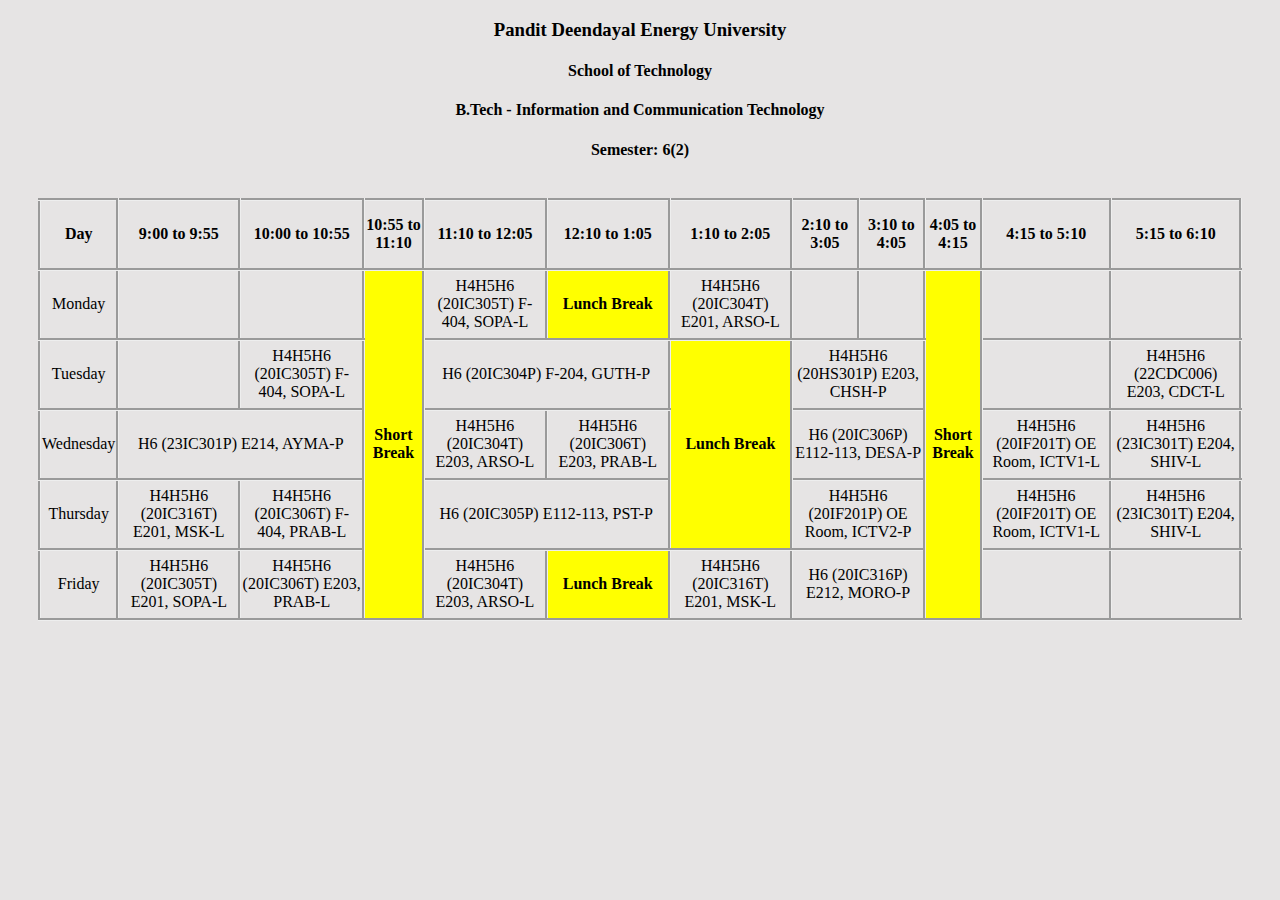
<file: Exp-2/index.html>
<!DOCTYPE html>
<html lang="en">
<head>
    <meta charset="UTF-8">
    <meta name="viewport" content="width=device-width, initial-scale=1.0">
    <title>Document</title>
    <link rel="stylesheet" href="style.css">
</head>
<body>
    <center>
        <h3>Pandit Deendayal Energy University</h3>
        <h4>School of Technology</h4>
        <h4>B.Tech - Information and Communication Technology</h4>
        <h4>Semester: 6(2)</h4>
        <br>
        <table>
            <tr>
                <th>Day</th>
                <th>9:00 to 9:55</th>
                <th>10:00 to 10:55</th>
                <th>10:55 to 11:10</th>
                <th>11:10 to 12:05</th>
                <th>12:10 to 1:05</th>
                <th>1:10 to 2:05</th>
                <th>2:10 to 3:05</th>
                <th>3:10 to 4:05</th>
                <th>4:05 to 4:15</th>
                <th>4:15 to 5:10</th>
                <th>5:15 to 6:10</th>
            </tr>
            <tr>
                <td>Monday</td>
                <td></td>
                <td></td>
                <td rowspan="5" bgcolor="yellow"><b>Short Break</b></td>
                <td>H4H5H6 (20IC305T) F-404, SOPA-L</td>
                <td bgcolor="yellow"><b>Lunch Break</b></td>
                <td>H4H5H6 (20IC304T) E201, ARSO-L</td>
                <td></td>
                <td></td>
                <td rowspan="5" bgcolor="yellow"><b>Short Break</b></td>
                <td></td>
                <td></td>
            </tr>
            <tr>
                <td>Tuesday</td>
                <td></td>
                <td>H4H5H6 (20IC305T) F-404, SOPA-L</td>
                <td colspan="2">H6 (20IC304P) F-204, GUTH-P</td>
                <td rowspan="3" bgcolor="yellow"><b>Lunch Break</b></td>
                <td colspan="2">H4H5H6 (20HS301P) E203, CHSH-P</td>
                <td></td>
                <td>H4H5H6 (22CDC006) E203, CDCT-L</td>
            </tr>
            <tr>
                <td>Wednesday</td>
                <td colspan="2">H6 (23IC301P) E214, AYMA-P</td>
                <td>H4H5H6 (20IC304T) E203, ARSO-L</td>
                <td>H4H5H6 (20IC306T) E203, PRAB-L</td>
                <td colspan="2">H6 (20IC306P) E112-113, DESA-P</td>
                <td>H4H5H6 (20IF201T) OE Room, ICTV1-L</td>
                <td>H4H5H6 (23IC301T) E204, SHIV-L</td>
            </tr>
            <tr>
                <td>Thursday</td>
                <td>H4H5H6 (20IC316T) E201, MSK-L</td>
                <td>H4H5H6 (20IC306T) F-404, PRAB-L</td>
                <td colspan="2">H6 (20IC305P) E112-113, PST-P</td>
                <td colspan="2">H4H5H6 (20IF201P) OE Room, ICTV2-P</td>
                <td>H4H5H6 (20IF201T) OE Room, ICTV1-L</td>
                <td>H4H5H6 (23IC301T) E204, SHIV-L</td>
            </tr>
            <tr>
                <td>Friday</td>
                <td>H4H5H6 (20IC305T) E201, SOPA-L</td>
                <td>H4H5H6 (20IC306T) E203, PRAB-L</td>
                <td>H4H5H6 (20IC304T) E203, ARSO-L</td>
                <td bgcolor="yellow"><b>Lunch Break</b></td>
                <td>H4H5H6 (20IC316T) E201, MSK-L</td>
                <td colspan="2">H6 (20IC316P) E212, MORO-P</td>
                <td></td>
                <td></td>
            </tr>
        </table>
    </center>
</body>
</html>
</file>
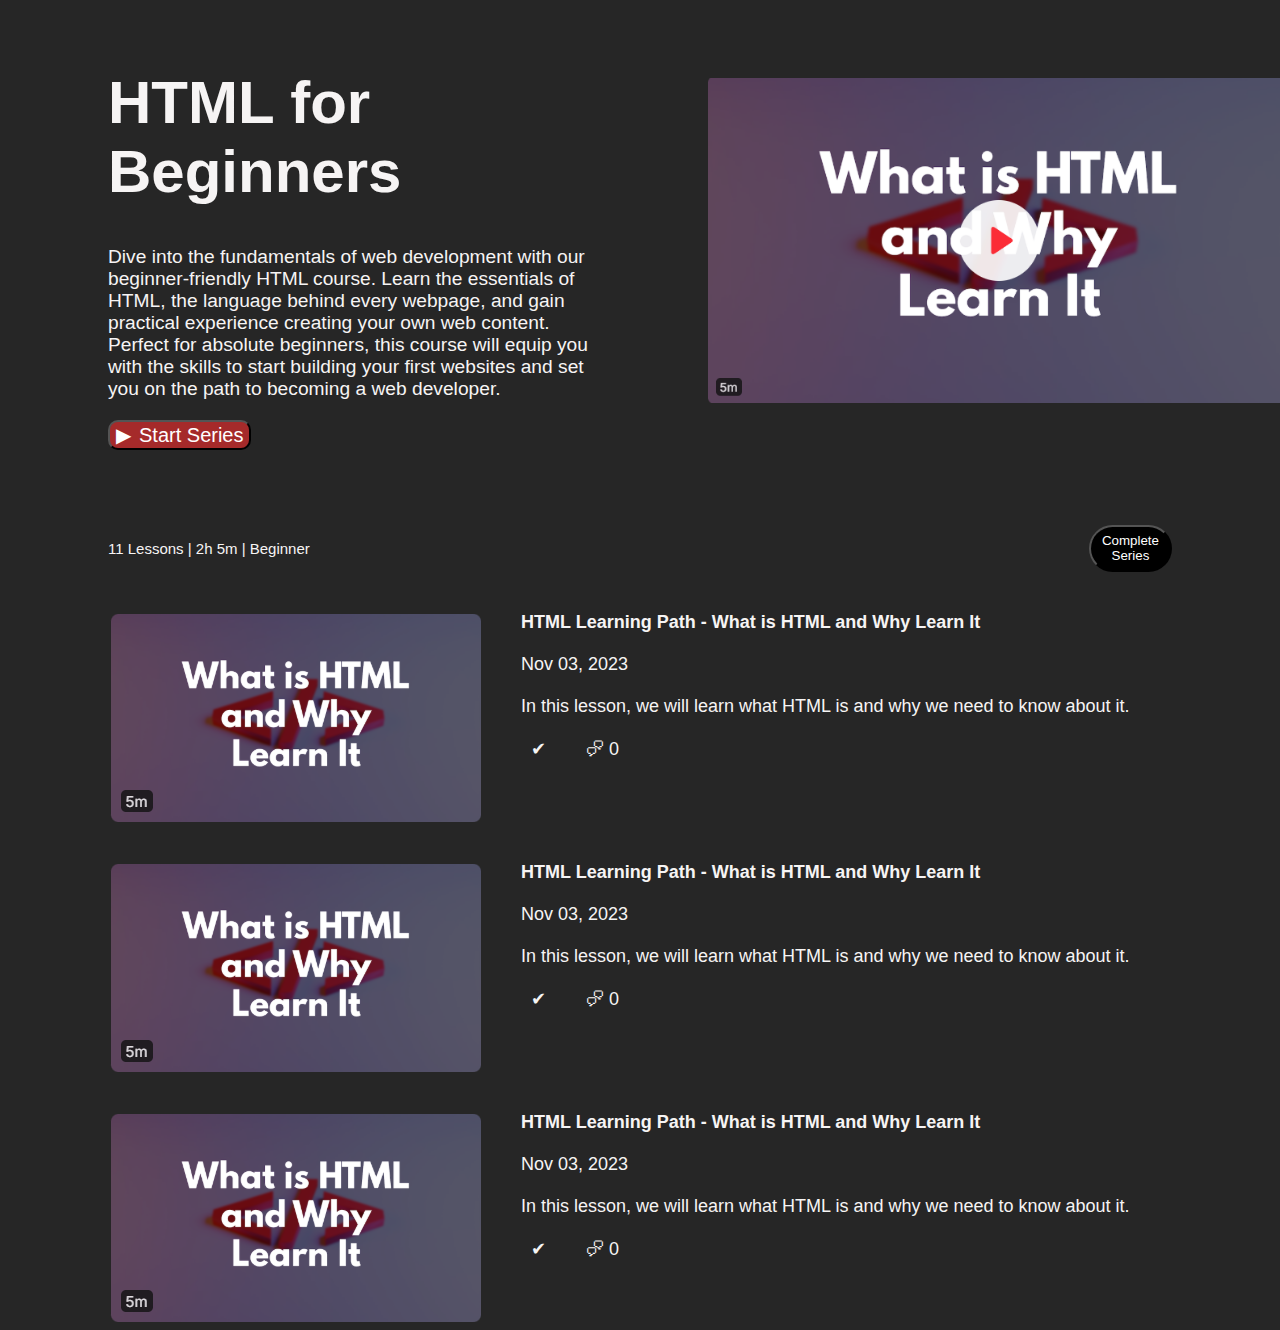
<file: Exp-3/index.html>
<!DOCTYPE html>
<html lang="en">
<head>
    <meta charset="UTF-8">
    <meta name="viewport" content="width=device-width, initial-scale=1.0">
    <title>Document</title>
    <link rel="stylesheet" href="style.css">
</head>
<body>
    <div class="container">
        <div class="text-content">
            <h1>HTML for Beginners</h1>
            <p>Dive into the fundamentals of web development with our beginner-friendly HTML course. Learn the essentials of HTML, the language behind every webpage, and gain practical experience creating your own web content. Perfect for absolute beginners, this course will equip you with the skills to start building your first websites and set you on the path to becoming a web developer.</p>
            <button>Start Series</button>
        </div>
        <div class="image-content">
            <img src="./image.png" alt="HTML and Why Learn It">
        </div>
    </div>
    <div class = "A">
    <p>11 Lessons | 2h 5m | Beginner</p>
    <button>Complete Series</button>
    </div>
    <div class="box">
        <img src="./img2.png" alt="nothing">
        <pre><b>HTML Learning Path - What is HTML and Why Learn It</b>

Nov 03, 2023

In this lesson, we will learn what HTML is and why we need to know about it.

  &#10004;        &#x1F5EA; 0
        </pre>
    </div>
    <div class="box">
        <img src="./img2.png" alt="nothing">
        <pre><b>HTML Learning Path - What is HTML and Why Learn It</b>

Nov 03, 2023

In this lesson, we will learn what HTML is and why we need to know about it.

  &#10004;        &#x1F5EA; 0
        </pre>
    </div>
    <div class="box">
        <img src="./img2.png" alt="nothing">
        <pre><b>HTML Learning Path - What is HTML and Why Learn It</b>

Nov 03, 2023

In this lesson, we will learn what HTML is and why we need to know about it.

  &#10004;        &#x1F5EA; 0
        </pre>
    </div>
</body>
</html>
</file>
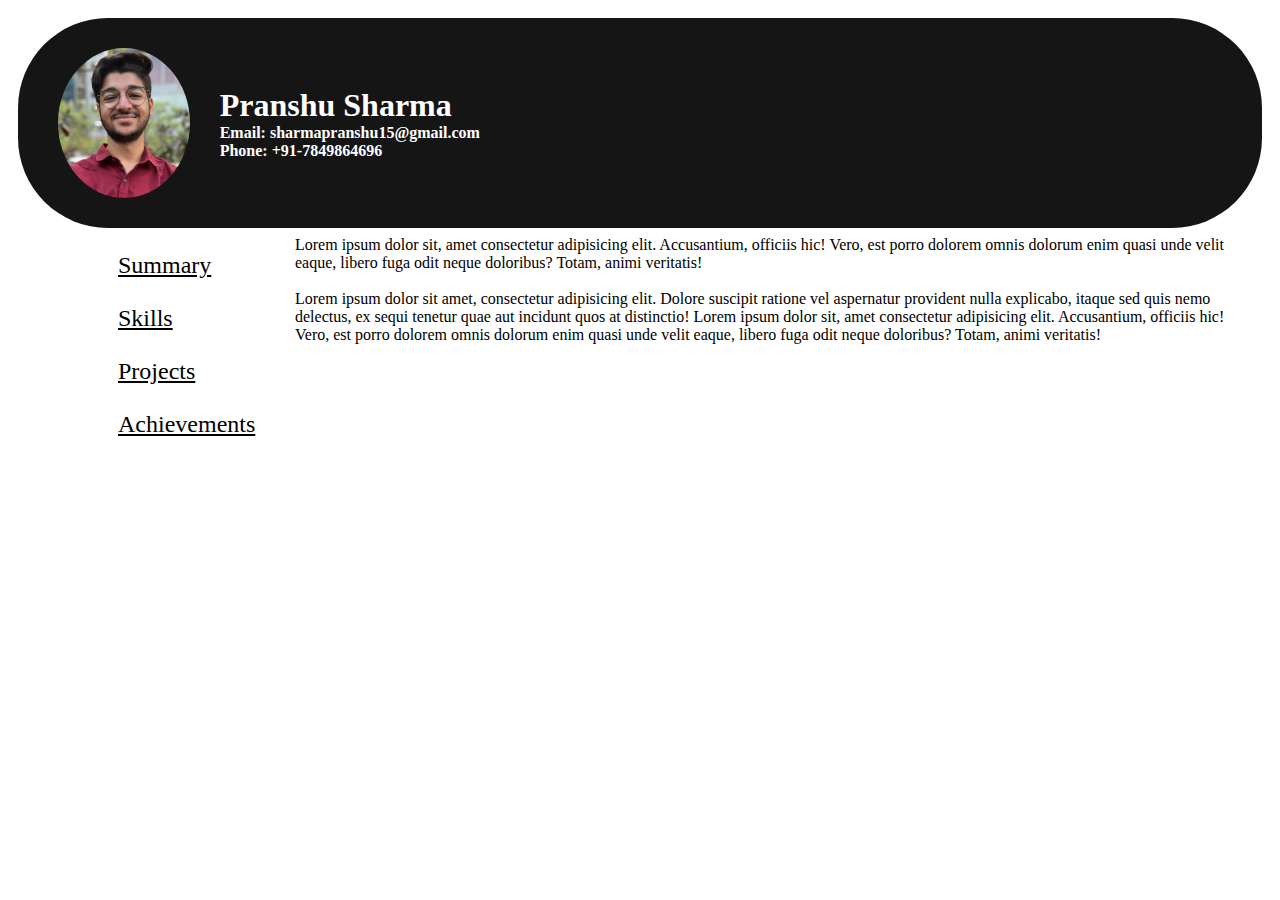
<file: Exp-4/index.html>
<!DOCTYPE html>
<html lang="en">
<head>
    <meta charset="UTF-8">
    <meta name="viewport" content="width=device-width, initial-scale=1.0">
    <title>Document</title>
    <link rel="stylesheet" href="style.css">
</head>
<body>
    <div class="bar">
        <img src="./img.jpg" alt="Photo">
        <div>
            <h1><b>Pranshu Sharma</b></h1>
            <h4>Email: sharmapranshu15@gmail.com</h4>
            <h4>Phone: +91-7849864696</h4>
        </div>
    </div>
    <div class="container">
        <nav>
            <ul class="list">
                <li><a href="summary.html" target="content-frame">Summary</a></li>
                <li><a href="skills.html" target="content-frame">Skills</a></li>
                <li><a href="projects.html" target="content-frame">Projects</a></li>
                <li><a href="achievements.html" target="content-frame">Achievements</a></li>
            </ul>
        </nav>
        <iframe class="content-frame" name="content-frame" src="summary.html"></iframe> 
    </div>
</body>
</html>
</file>
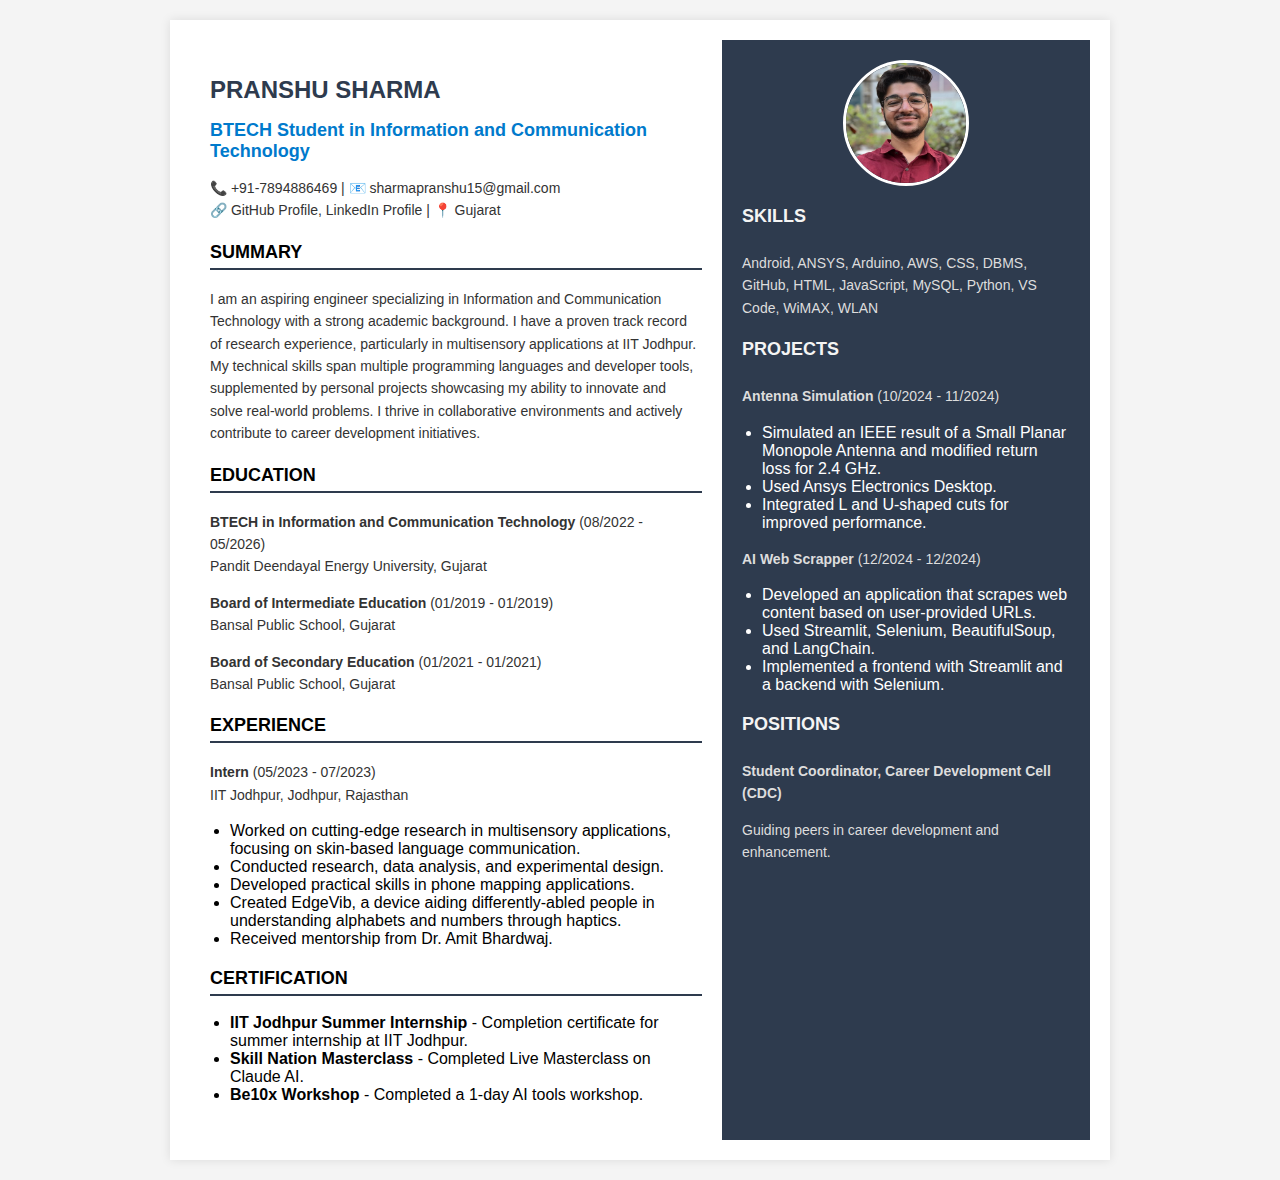
<file: Exp-5/index.html>
<!DOCTYPE html>
<html lang="en">
<head>
    <meta charset="UTF-8">
    <meta name="viewport" content="width=device-width, initial-scale=1.0">
    <title>Resume - Pranshu Sharma</title>
    <link rel="stylesheet" href="style.css">
</head>
<body>
    <div class="resume-container">
        <div class="left-column">
            <h1>PRANSHU SHARMA</h1>
            <h2>BTECH Student in Information and Communication Technology</h2>
            <p class="contact">
                📞 +91-7894886469 | 📧 sharmapranshu15@gmail.com <br>
                🔗 GitHub Profile, LinkedIn Profile | 📍 Gujarat
            </p>
            
            <h3>SUMMARY</h3>
            <p class="summary">
                I am an aspiring engineer specializing in Information and Communication Technology with a strong academic background. 
                I have a proven track record of research experience, particularly in multisensory applications at IIT Jodhpur. 
                My technical skills span multiple programming languages and developer tools, supplemented by personal projects showcasing 
                my ability to innovate and solve real-world problems. I thrive in collaborative environments and actively contribute to 
                career development initiatives.
            </p>

            <h3>EDUCATION</h3>
            <p><strong>BTECH in Information and Communication Technology</strong> (08/2022 - 05/2026)<br>
                Pandit Deendayal Energy University, Gujarat</p>

            <p><strong>Board of Intermediate Education</strong> (01/2019 - 01/2019)<br>
                Bansal Public School, Gujarat</p>

            <p><strong>Board of Secondary Education</strong> (01/2021 - 01/2021)<br>
                Bansal Public School, Gujarat</p>

            <h3>EXPERIENCE</h3>
            <p><strong>Intern</strong> (05/2023 - 07/2023)<br>
                IIT Jodhpur, Jodhpur, Rajasthan</p>
            <ul>
                <li>Worked on cutting-edge research in multisensory applications, focusing on skin-based language communication.</li>
                <li>Conducted research, data analysis, and experimental design.</li>
                <li>Developed practical skills in phone mapping applications.</li>
                <li>Created EdgeVib, a device aiding differently-abled people in understanding alphabets and numbers through haptics.</li>
                <li>Received mentorship from Dr. Amit Bhardwaj.</li>
            </ul>

            <h3>CERTIFICATION</h3>
            <ul>
                <li><strong>IIT Jodhpur Summer Internship</strong> - Completion certificate for summer internship at IIT Jodhpur.</li>
                <li><strong>Skill Nation Masterclass</strong> - Completed Live Masterclass on Claude AI.</li>
                <li><strong>Be10x Workshop</strong> - Completed a 1-day AI tools workshop.</li>
            </ul>
        </div>

        <div class="right-column">
            <div class="profile-pic">
                <img src="Pranshu Sharma.jpg" alt="Pranshu Sharma">
            </div>
            <h3>SKILLS</h3>
            <p>Android, ANSYS, Arduino, AWS, CSS, DBMS, GitHub, HTML, JavaScript, MySQL, Python, VS Code, WiMAX, WLAN</p>

            <h3>PROJECTS</h3>
            <p><strong>Antenna Simulation</strong> (10/2024 - 11/2024)</p>
            <ul>
                <li>Simulated an IEEE result of a Small Planar Monopole Antenna and modified return loss for 2.4 GHz.</li>
                <li>Used Ansys Electronics Desktop.</li>
                <li>Integrated L and U-shaped cuts for improved performance.</li>
            </ul>

            <p><strong>AI Web Scrapper</strong> (12/2024 - 12/2024)</p>
            <ul>
                <li>Developed an application that scrapes web content based on user-provided URLs.</li>
                <li>Used Streamlit, Selenium, BeautifulSoup, and LangChain.</li>
                <li>Implemented a frontend with Streamlit and a backend with Selenium.</li>
            </ul>

            <h3>POSITIONS</h3>
            <p><strong>Student Coordinator, Career Development Cell (CDC)</strong></p>
            <p>Guiding peers in career development and enhancement.</p>
        </div>
    </div>
</body>
</html>
</file>
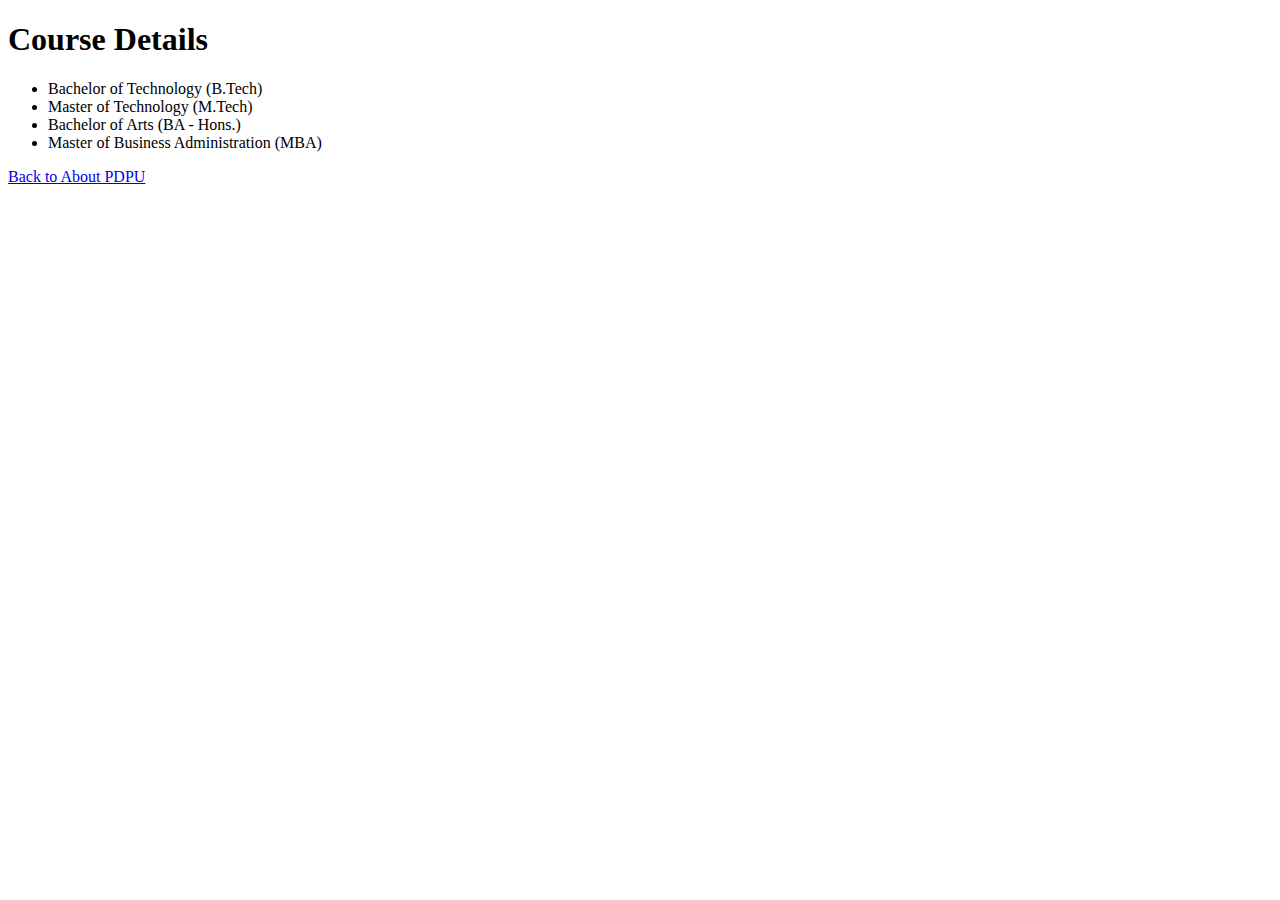
<file: Exp-1/courses.html>
<!DOCTYPE html>
<html>
<head>
    <title>Course Details</title>
</head>
<body>
    <h1>Course Details</h1>
    <ul>
        <li>Bachelor of Technology (B.Tech)</li>
        <li>Master of Technology (M.Tech)</li>
        <li>Bachelor of Arts (BA - Hons.)</li>
        <li>Master of Business Administration (MBA)</li>
    </ul>
    <a href="index.html">Back to About PDPU</a>
</body>
</html>
</file>
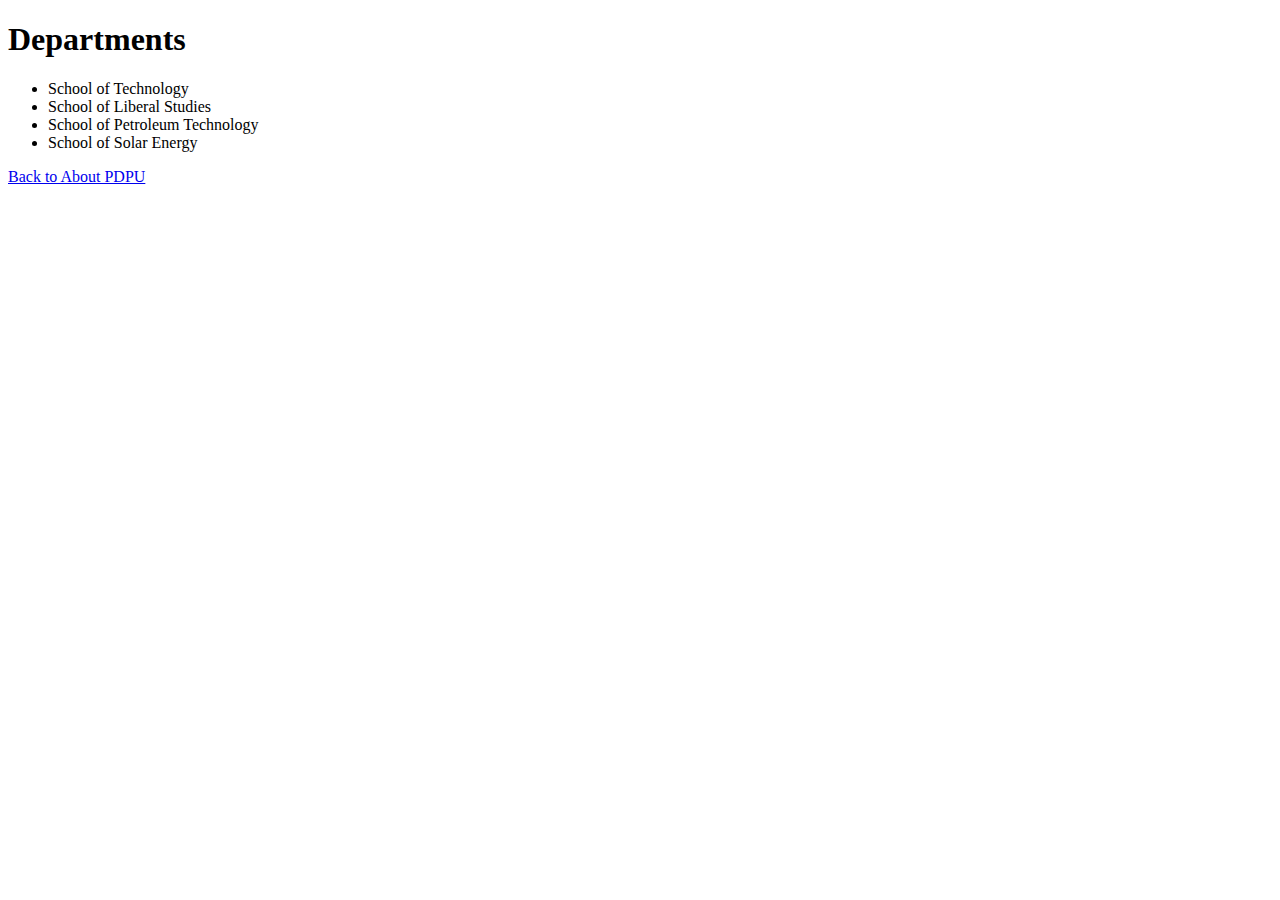
<file: Exp-1/departments.html>
<!DOCTYPE html>
<html>
<head>
    <title>Departments</title>
</head>
<body>
    <h1>Departments</h1>
    <ul>
        <li>School of Technology</li>
        <li>School of Liberal Studies</li>
        <li>School of Petroleum Technology</li>
        <li>School of Solar Energy</li>
    </ul>
    <a href="index.html">Back to About PDPU</a>
</body>
</html>
</file>
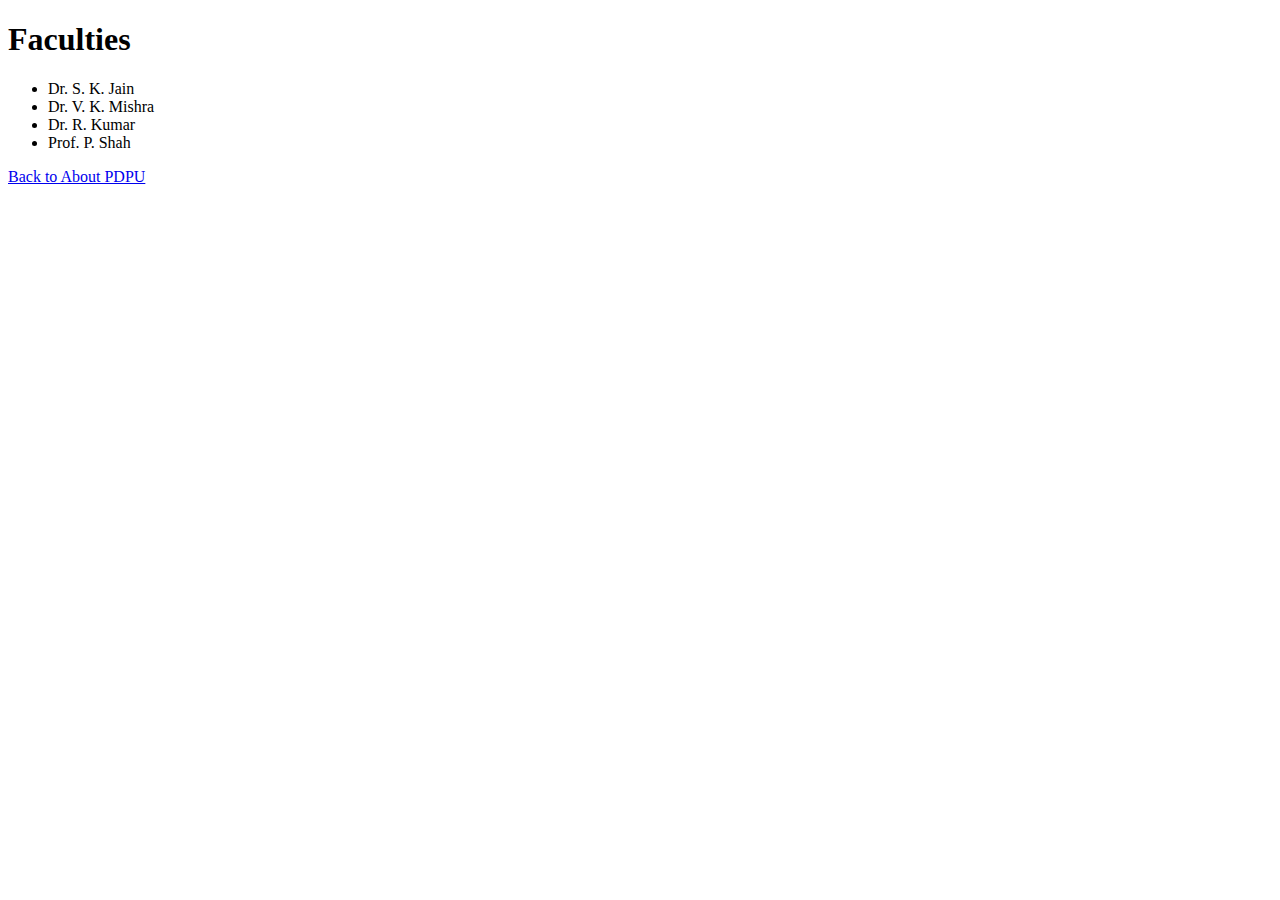
<file: Exp-1/faculties.html>
<!DOCTYPE html>
<html>
<head>
    <title>Faculties</title>
</head>
<body>
    <h1>Faculties</h1>
    <ul>
        <li>Dr. S. K. Jain</li>
        <li>Dr. V. K. Mishra</li>
        <li>Dr. R. Kumar</li>
        <li>Prof. P. Shah</li>
    </ul>
    <a href="index.html">Back to About PDPU</a>
</file>
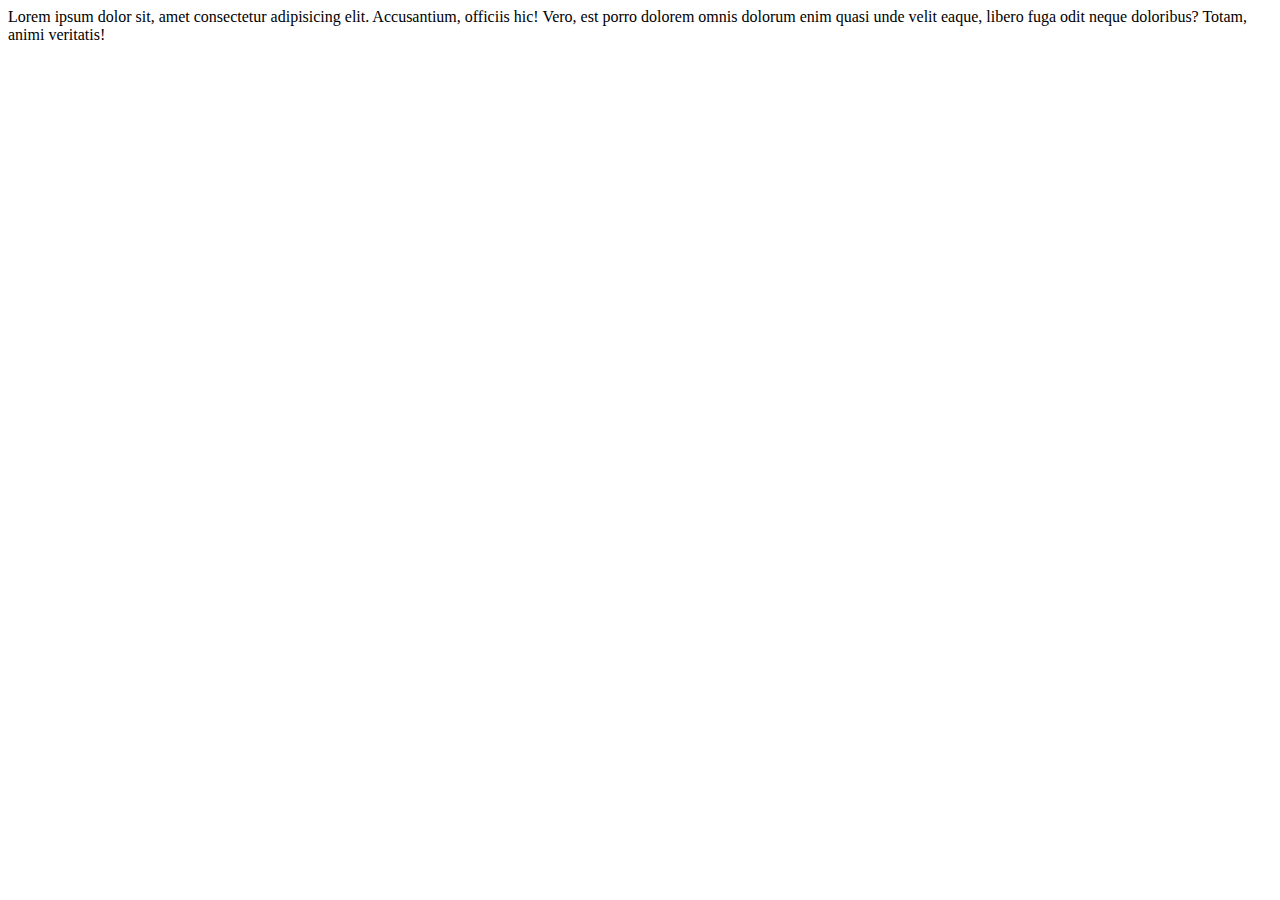
<file: Exp-4/achievements.html>
<!DOCTYPE html>
<html lang="en">
<head>
    <meta charset="UTF-8">
    <meta name="viewport" content="width=device-width, initial-scale=1.0">
    <title>Document</title>
</head>
<body>
    Lorem ipsum dolor sit, amet consectetur adipisicing elit. Accusantium, officiis hic! Vero, est porro dolorem omnis dolorum enim quasi unde velit eaque, libero fuga odit neque doloribus? Totam, animi veritatis!
    <br><br>
</body>
</html>
</file>
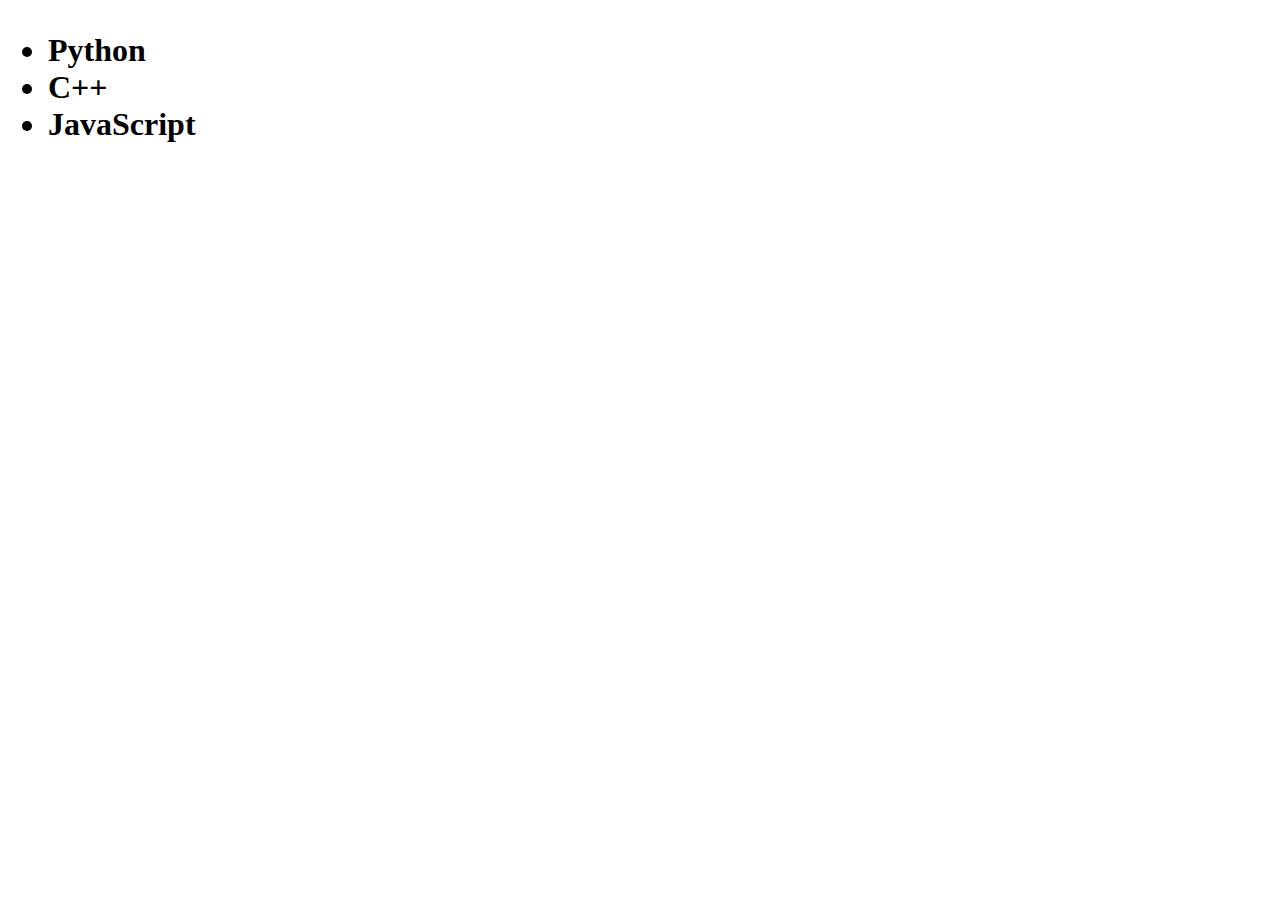
<file: Exp-4/skills.html>
<!DOCTYPE html>
<html lang="en">
<head>
    <meta charset="UTF-8">
    <meta name="viewport" content="width=device-width, initial-scale=1.0">
    <title>Document</title>
</head>
<body>
    <h1>
    <ul>
        <li>Python</li>
        <li>C++</li>
        <li>JavaScript</li>
    </ul>
    </h1>
</body>
</html>
</file>
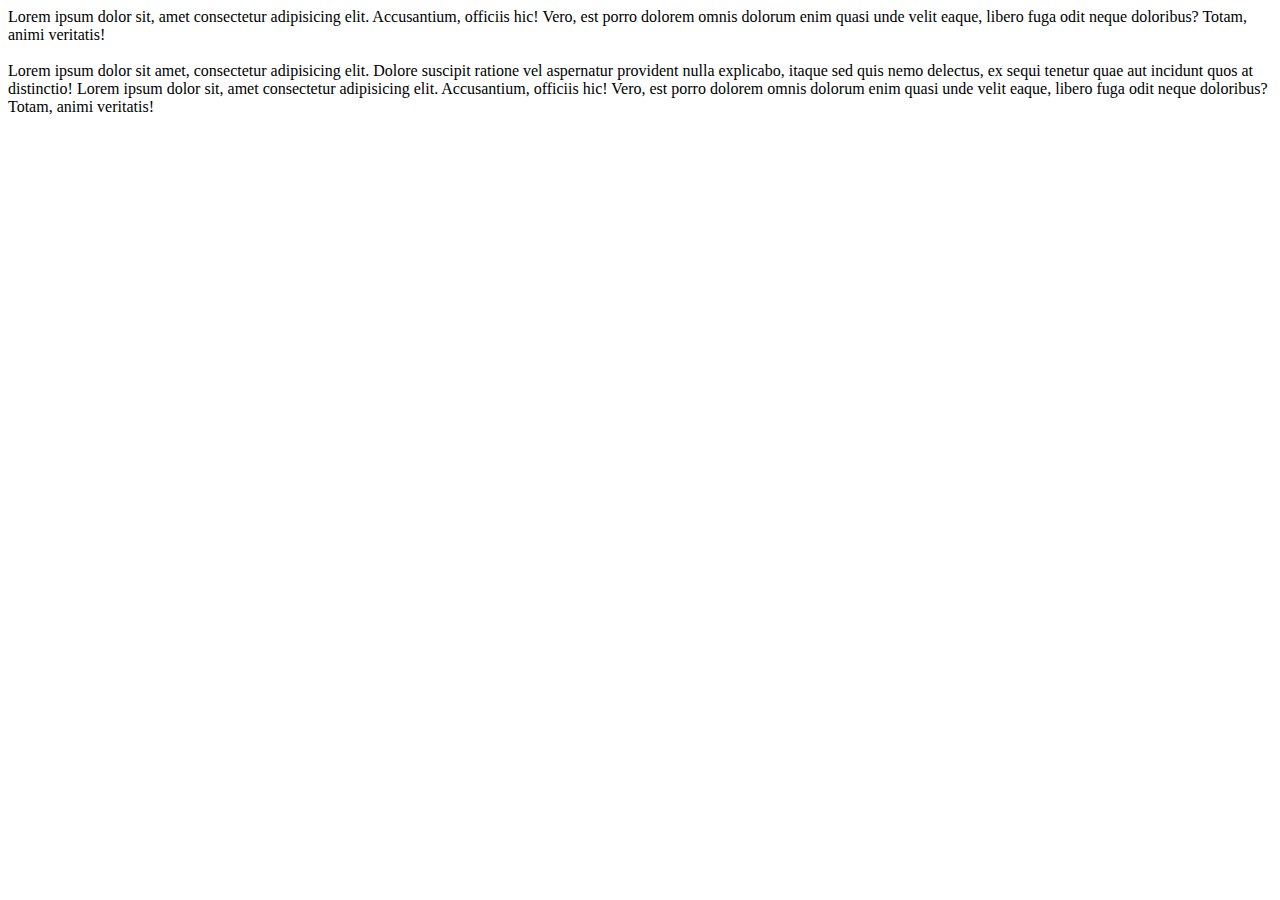
<file: Exp-4/summary.html>
<!DOCTYPE html>
<html lang="en">
<head>
    <meta charset="UTF-8">
    <meta name="viewport" content="width=device-width, initial-scale=1.0">
    <title>Document</title>
</head>
<body>
    Lorem ipsum dolor sit, amet consectetur adipisicing elit. Accusantium, officiis hic! Vero, est porro dolorem omnis dolorum enim quasi unde velit eaque, libero fuga odit neque doloribus? Totam, animi veritatis!
    <br><br>
    Lorem ipsum dolor sit amet, consectetur adipisicing elit. Dolore suscipit ratione vel aspernatur provident nulla explicabo, itaque sed quis nemo delectus, ex sequi tenetur quae aut incidunt quos at distinctio!
    Lorem ipsum dolor sit, amet consectetur adipisicing elit. Accusantium, officiis hic! Vero, est porro dolorem omnis dolorum enim quasi unde velit eaque, libero fuga odit neque doloribus? Totam, animi veritatis!
</body>
</html>
</file>
<file: Exp-2/style.css>
table, th, td {
    text-align: center;
    border-collapse: collapse;
    border-style: groove;
    font-size: medium;
    height: 65px;
}
body{
    background-color: rgb(230, 228, 228);
    padding-left: 30px;
    padding-right: 30px;
}
</file>
<file: Exp-3/style.css>
body {
    font-family: Arial, sans-serif;
    padding-left: 100px;
    padding-right: 100px;
    padding-top: 20px;
    background-color: hsl(0, 0%, 15%);
    color: hsl(0, 11%, 96%);
    font-size: larger;
}
h1{
    font-size: 60px;
}
p{
    width: 500px;
}
.container{
    display: flex;
}
.image-content img{
    height: 325px;
    margin-top: 50px;
    margin-left: 100px;
}
.text-content button{
    background-color: brown;
    border-radius: 10px;
    color: white;
    font-size: 20px;
    text-align: center;
}
.text-content button::before{
    content: '▶';
    margin-right: 8px;
}
.A{ 
    display: flex;
    font-size: 15px;
    padding-top: 75px;
}
.A button{
    background-color: black;
    color: white;
    border-radius: 50px;
    margin-left: 640px;
}
.box{
    display: flex;
}
.box img{
    margin-top: 40px;
}
.box pre{
    margin-top: 40px;
    margin-left: 40px;
    font-size: large;
    font-family: Arial, sans-serif;
}
</file>
<file: Exp-4/style.css>
img {
    height: 150px;
    border-radius: 80%;
    padding: 20px;
}

.bar {
    display: flex;
    align-items: center;
    background-color: rgb(21, 21, 21);
    color: white;
    border-radius: 90px;
    padding: 10px 20px;
}

.bar h1, .bar h4 {
    margin: 0 10px;
}

body {
    padding: 10px;
}

.container {
    display: flex;
}

nav {
    width: 20%;
    padding-right: 20px; 
}

ul {
    list-style-type: none;
    padding: 0;
}

li {
    margin-bottom: 10px;
}

.content-frame {
    flex-grow: 1; 
    border: none; 
}
.list{
    padding-left: 100px;
}
.list a{
    display: block; 
    padding: 8px 0; 
    color: black;
    font-size: x-large;
}
</file>
<file: Exp-5/style.css>
body {
    font-family: Arial, sans-serif;
    margin: 0;
    padding: 0;
    background-color: #f4f4f4;
}
.resume-container {
    display: flex;
    max-width: 900px;
    margin: 20px auto;
    background: white;
    padding: 20px;
    box-shadow: 0px 0px 10px rgba(0, 0, 0, 0.1);
}
.left-column {
    width: 60%;
    padding: 20px;
}
.right-column {
    width: 40%;
    background-color: #2e3b4e;
    color: white;
    padding: 20px;
}
h1 {
    font-size: 24px;
    color: #2e3b4e;
}
h2 {
    font-size: 18px;
    color: #007acc;
}
h3 {
    border-bottom: 2px solid #2e3b4e;
    padding-bottom: 5px;
    margin-top: 20px;
    font-size: 18px;
}
.contact {
    font-size: 14px;
    color: #555;
}
.summary, .left-column p, .right-column p {
    font-size: 14px;
    line-height: 1.6;
    color: #333;
}
ul {
    padding-left: 20px;
}
.right-column h3 {
    color: #f4f4f4;
}
.right-column p {
    color: #ddd;
}
.profile-pic {
    display: flex;
    justify-content: center;
    margin-bottom: 15px;
}
.profile-pic img {
    width: 120px;  
    height: 120px;
    border-radius: 50%; 
    border: 3px solid white;
}
</file>
